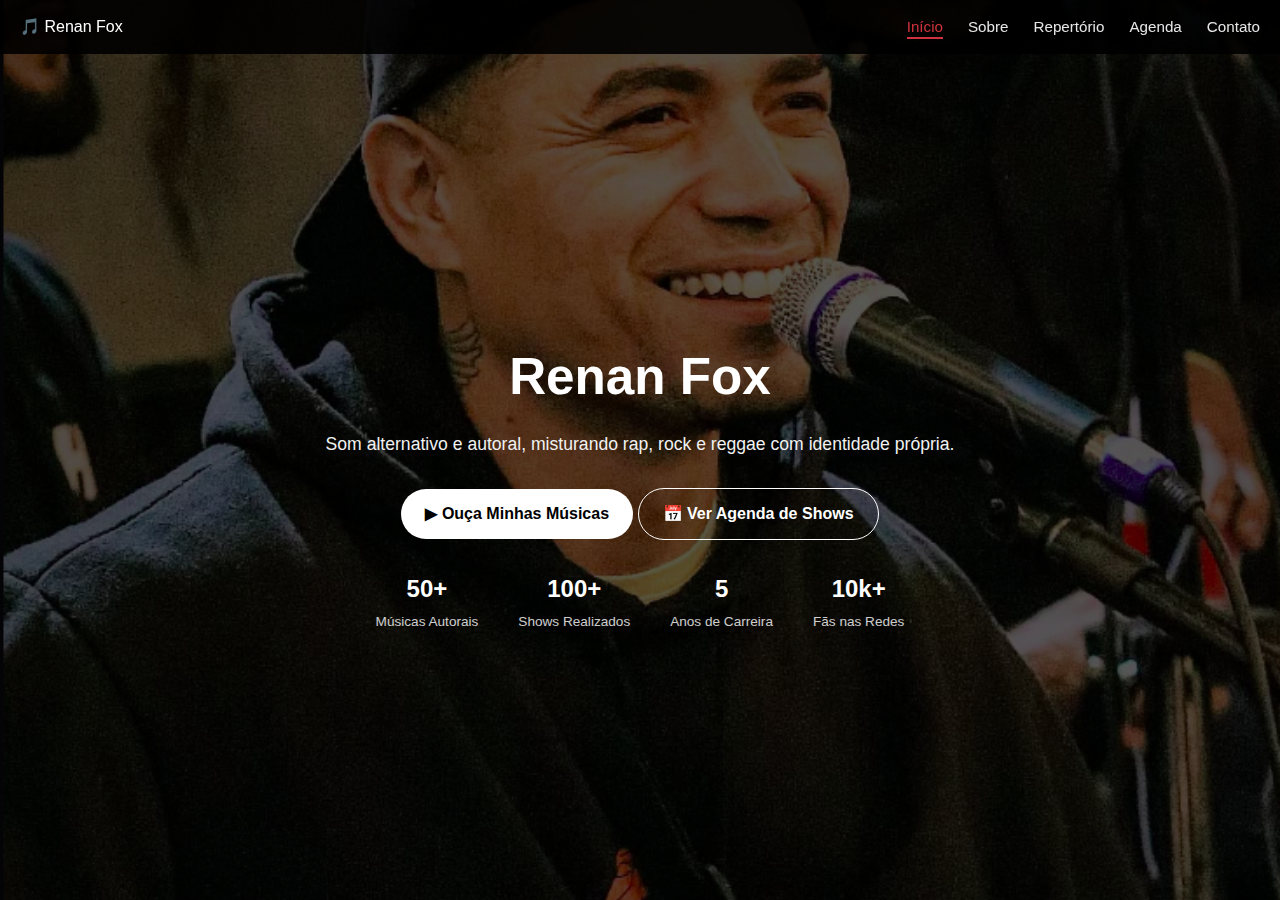
<file: index.html>
<!DOCTYPE html>
<html lang="pt-BR">

<head>
    <meta charset="UTF-8" />
    <meta name="viewport" content="width=device-width, initial-scale=1.0" />
    <title>Renan Fox - Artista</title>
    <link rel="icon" href="assets/img/favicon.svg" type="image/svg+xml">
    <link rel="stylesheet" href="assets/css/style.css">
</head>

<body>

    <nav class="navbar">
        <div class="logo">🎵 Renan Fox</div>
        <ul class="menu">
            <li><a href="index.html" class="active">Início</a></li>
            <li><a href="sobre.html">Sobre</a></li>
            <li><a href="repertorio.html">Repertório</a></li>
            <li><a href="agenda.html">Agenda</a></li>
            <li><a href="contato.html">Contato</a></li>
        </ul>
    </nav>

    <section class="hero" id="inicio">
        <div class="overlay"></div>

        <div class="hero-content">
            <h1>Renan Fox</h1>
            <p>
                Som alternativo e autoral, misturando rap, rock e reggae com identidade própria.
            </p>

            <div class="buttons">
                <a href="#repertorio" class="btn btn-primary">▶ Ouça Minhas Músicas</a>
                <a href="#agenda" class="btn btn-outline">📅 Ver Agenda de Shows</a>
            </div>

            <div class="stats">
                <div>
                    <strong>50+</strong>
                    <span>Músicas Autorais</span>
                </div>
                <div>
                    <strong>100+</strong>
                    <span>Shows Realizados</span>
                </div>
                <div>
                    <strong>5</strong>
                    <span>Anos de Carreira</span>
                </div>
                <div>
                    <strong>10k+</strong>
                    <span>Fãs nas Redes</span>
                </div>
            </div>
        </div>
    </section>

    <!-- JS externo -->
    <script src="assets/js/script.js"></script>
</body>

</html>
</file>
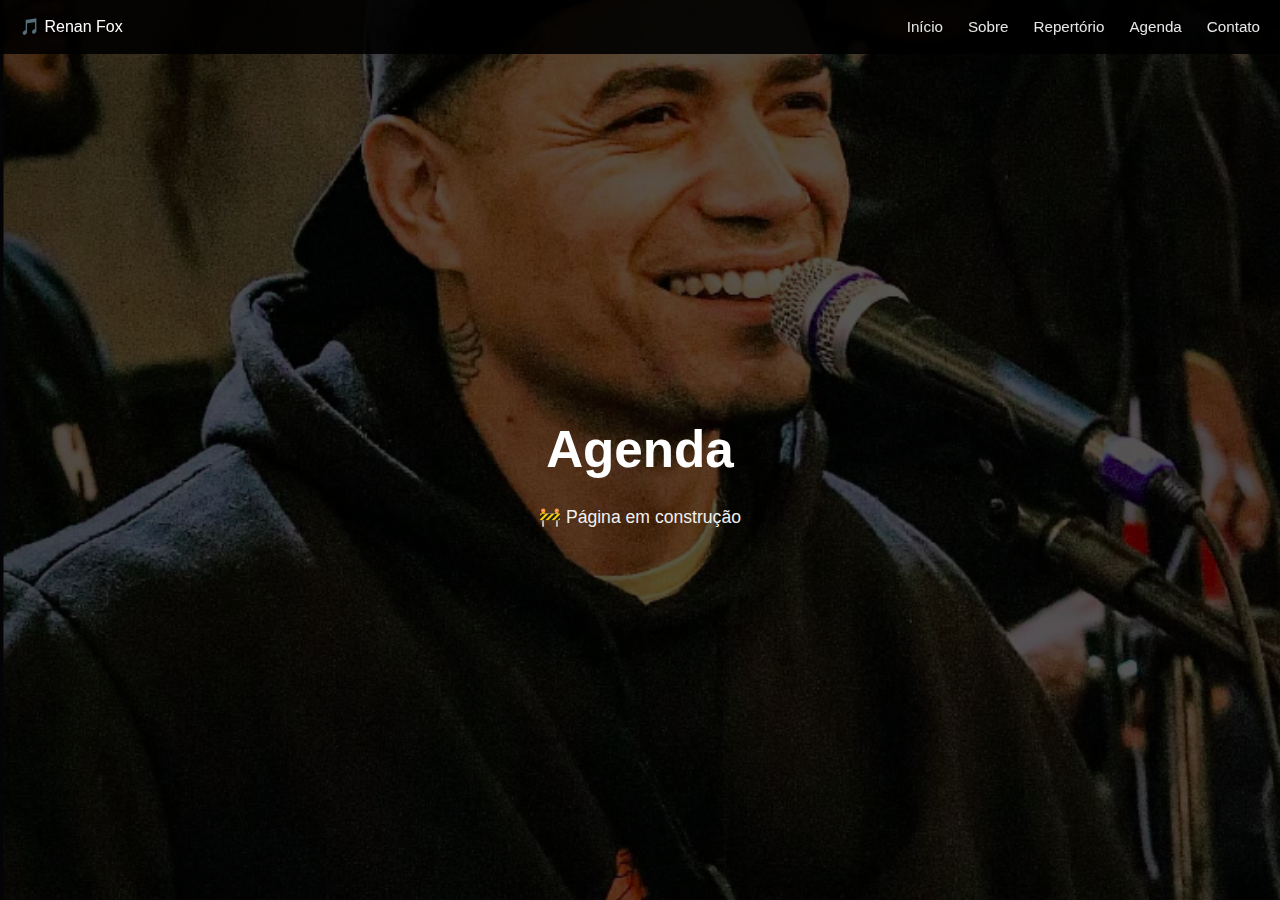
<file: agenda.html>
<!DOCTYPE html>
<html lang="pt-BR">

<head>
    <meta charset="UTF-8">
    <meta name="viewport" content="width=device-width, initial-scale=1.0">
    <title>Renan Fox | Agenda</title>
    <link rel="stylesheet" href="assets/css/style.css">
</head>

<body>

    <nav class="navbar">
        <div class="logo">🎵 Renan Fox</div>
        <ul class="menu">
            <li><a href="index.html">Início</a></li>
            <li><a href="sobre.html">Sobre</a></li>
            <li><a href="repertorio.html">Repertório</a></li>
            <li><a href="agenda.html">Agenda</a></li>
            <li><a href="contato.html">Contato</a></li>
        </ul>
    </nav>

    <section class="hero" id="agenda">
        <div class="overlay"></div>

        <div class="hero-content">
            <h1>Agenda</h1>
            <p>
                🚧 Página em construção
            </p>
        </div>
    </section>

</body>

</html>
</file>
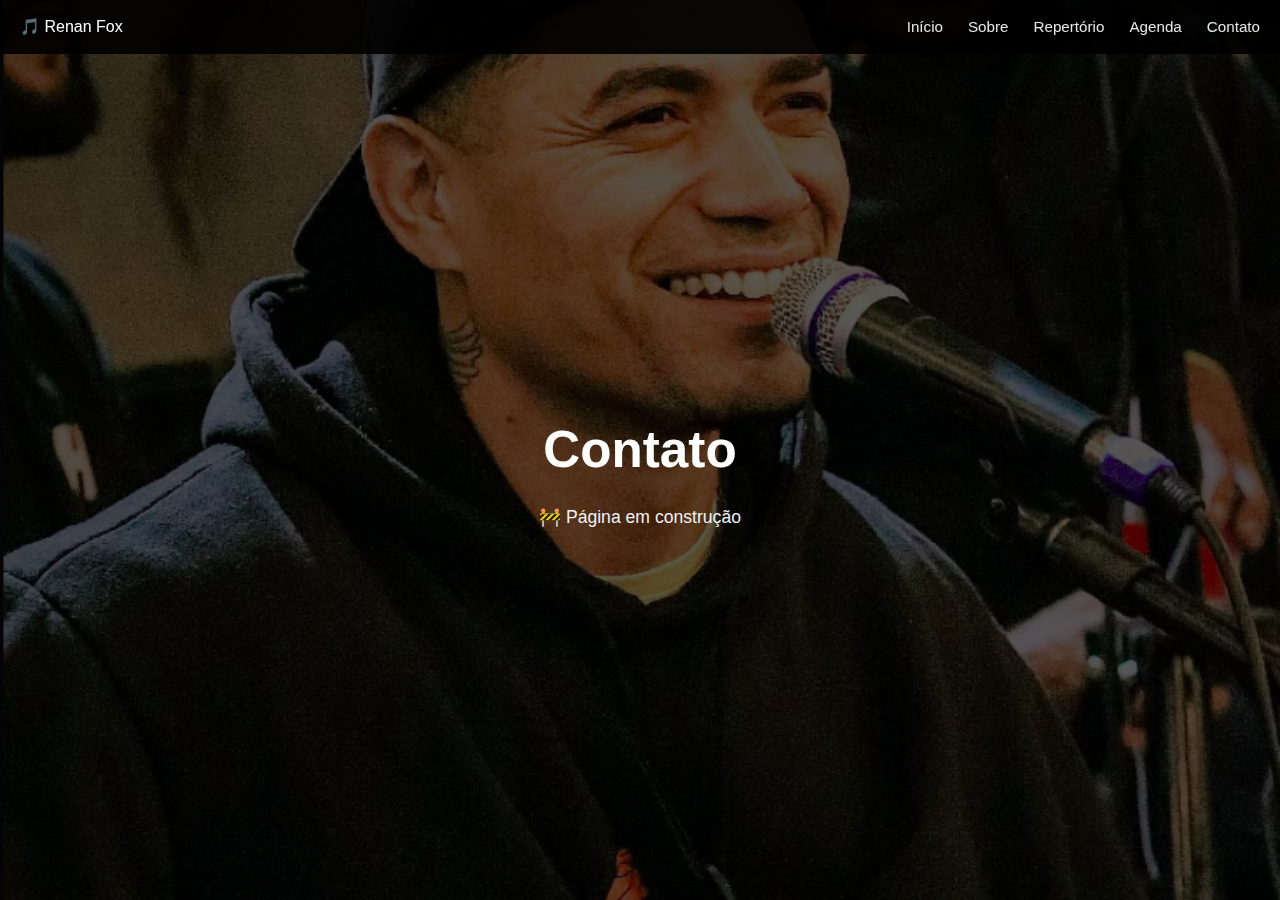
<file: contato.html>
<!DOCTYPE html>
<html lang="pt-BR">

<head>
    <meta charset="UTF-8">
    <meta name="viewport" content="width=device-width, initial-scale=1.0">
    <title>Renan Fox | Contato</title>
    <link rel="stylesheet" href="assets/css/style.css">
</head>

<body>

    <nav class="navbar">
        <div class="logo">🎵 Renan Fox</div>
        <ul class="menu">
            <li><a href="index.html">Início</a></li>
            <li><a href="sobre.html">Sobre</a></li>
            <li><a href="repertorio.html">Repertório</a></li>
            <li><a href="agenda.html">Agenda</a></li>
            <li><a href="contato.html">Contato</a></li>
        </ul>
    </nav>

    <section class="hero" id="contato">
        <div class="overlay"></div>

        <div class="hero-content">
            <h1>Contato</h1>
            <p>
                🚧 Página em construção
            </p>
        </div>
    </section>

</body>

</html>
</file>
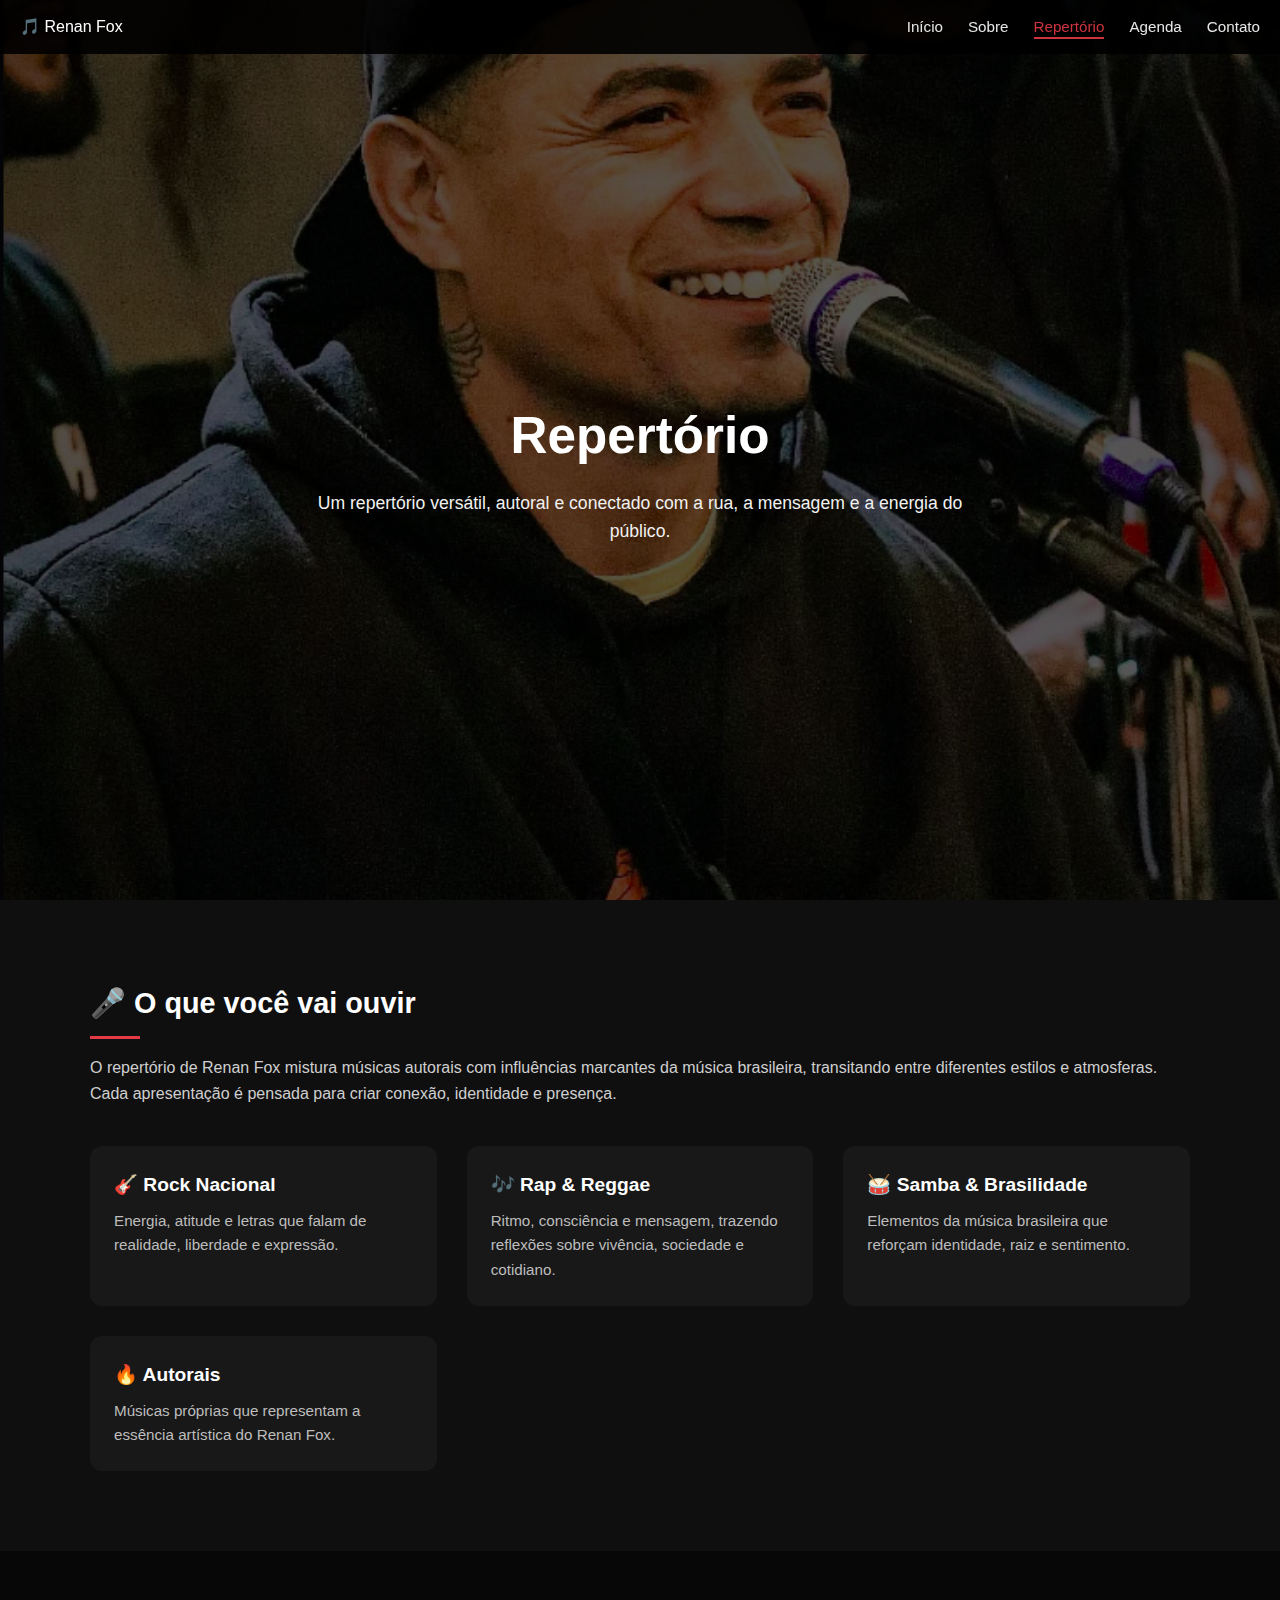
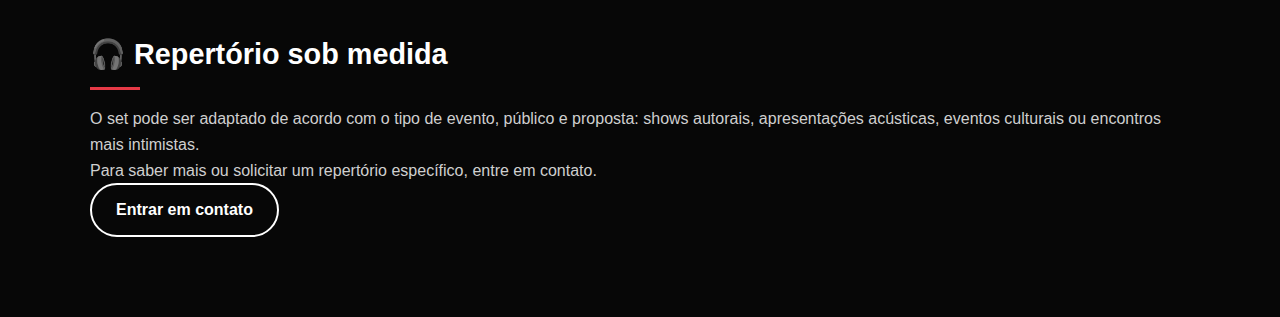
<file: repertorio.html>
<!DOCTYPE html>
<html lang="pt-BR">

<head>
    <meta charset="UTF-8">
    <meta name="viewport" content="width=device-width, initial-scale=1.0">
    <title>Renan Fox | Repertório</title>
    <link rel="icon" href="assets/img/favicon.svg" type="image/svg+xml">
    <link rel="stylesheet" href="assets/css/style.css">
</head>

<body>

    <nav class="navbar">
        <div class="logo">🎵 Renan Fox</div>
        <ul class="menu">
            <li><a href="index.html">Início</a></li>
            <li><a href="sobre.html">Sobre</a></li>
            <li><a href="repertorio.html" class="active">Repertório</a></li>
            <li><a href="agenda.html">Agenda</a></li>
            <li><a href="contato.html">Contato</a></li>
        </ul>
    </nav>

    <section class="hero" id="repertorio">
        <div class="overlay"></div>

        <div class="hero-content">
            <h1>Repertório</h1>
            <p>
                Um repertório versátil, autoral e conectado com a rua, a mensagem e a energia do público.
            </p>
        </div>
    </section>

    <section class="content-section">
        <div class="container">
            <h2>🎤 O que você vai ouvir</h2>
            <p>
                O repertório de Renan Fox mistura músicas autorais com influências marcantes da música brasileira,
                transitando entre diferentes estilos e atmosferas. Cada apresentação é pensada para criar conexão,
                identidade e presença.
            </p>
            <!-- <ul class="repertoire-list">
                <li><strong>Rap Consciente:</strong> Letras que falam sobre a realidade, desafios e superação.</li>
                <li><strong>Rock Alternativo:</strong> Músicas com energia, atitude e riffs marcantes.</li>
                <li><strong>Reggae e MPB:</strong> Canções que trazem uma vibe mais leve, reflexiva e dançante.</li>
                <li><strong>Interação com o Público:</strong> Momentos de improviso, participação e troca direta.</li>
            </ul> -->

            <div class="repertorio-grid">
                <div class="repertorio-item">
                    <h3>🎸 Rock Nacional</h3>
                    <p>
                        Energia, atitude e letras que falam de realidade, liberdade e expressão.
                    </p>
                </div>

                <div class="repertorio-item">
                    <h3>🎶 Rap & Reggae</h3>
                    <p>
                        Ritmo, consciência e mensagem, trazendo reflexões sobre vivência, sociedade e cotidiano.
                    </p>
                </div>

                <div class="repertorio-item">
                    <h3>🥁 Samba & Brasilidade</h3>
                    <p>
                        Elementos da música brasileira que reforçam identidade, raiz e sentimento.
                    </p>
                </div>

                <div class="repertorio-item">
                    <h3>🔥 Autorais</h3>
                    <p>
                        Músicas próprias que representam a essência artística do Renan Fox.
                    </p>
                </div>
            </div>
    </section>

    <section class="content-section dark">
        <div class="container">
            <h2>🎧 Repertório sob medida</h2>
            <p>
                O set pode ser adaptado de acordo com o tipo de evento, público e proposta:
                shows autorais, apresentações acústicas, eventos culturais ou encontros mais intimistas.
            </p>

            <p>
                Para saber mais ou solicitar um repertório específico, entre em contato.
            </p>

            <a href="contato.html" class="btn btn-repertorio">Entrar em contato</a>
        </div>
    </section>



</body>

</html>
</file>
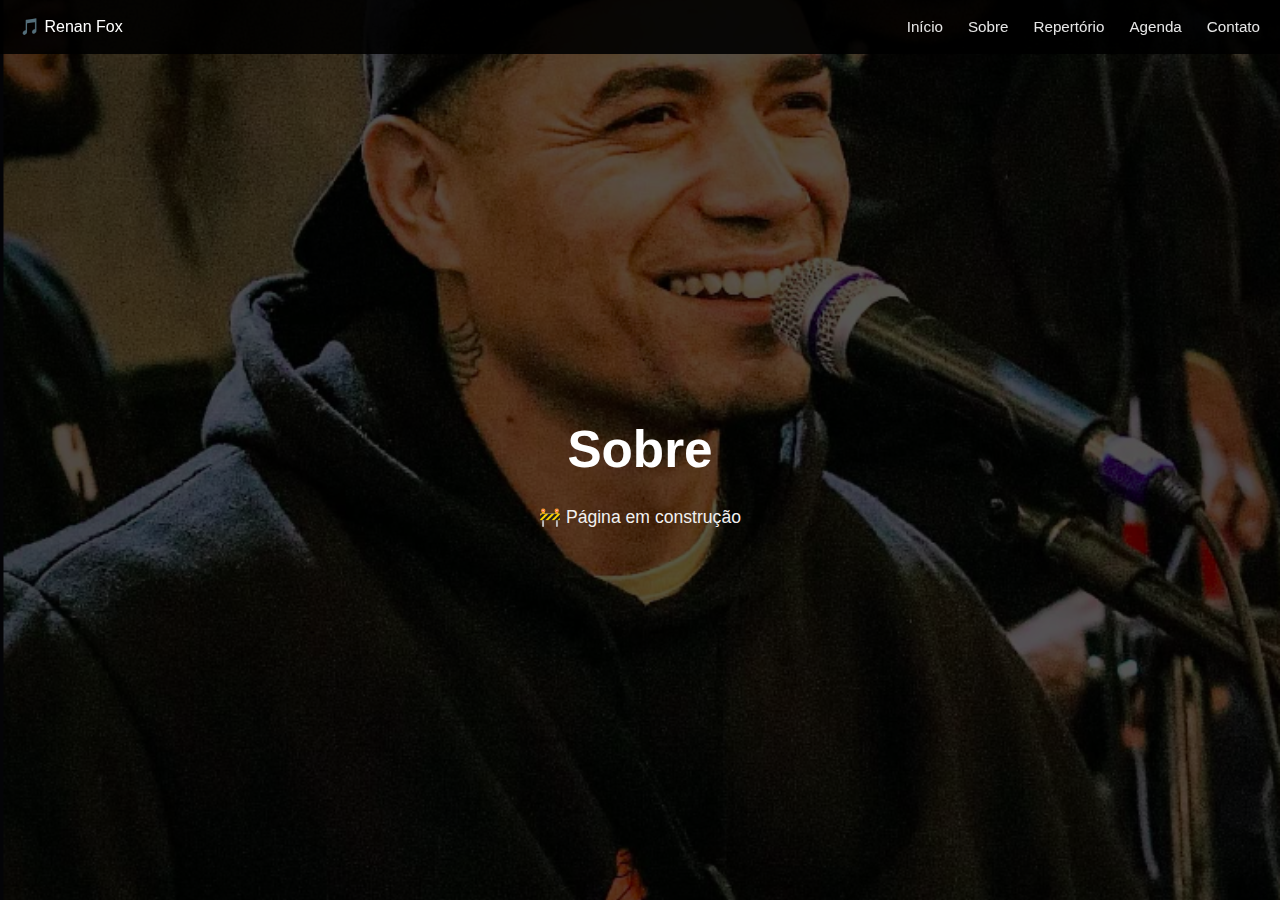
<file: sobre.html>
<!DOCTYPE html>
<html lang="pt-BR">

<head>
    <meta charset="UTF-8">
    <meta name="viewport" content="width=device-width, initial-scale=1.0">
    <title>Renan Fox | Sobre</title>
    <link rel="stylesheet" href="assets/css/style.css">
</head>

<body>

    <nav class="navbar">
        <div class="logo">🎵 Renan Fox</div>
        <ul class="menu">
            <li><a href="index.html">Início</a></li>
            <li><a href="sobre.html">Sobre</a></li>
            <li><a href="repertorio.html">Repertório</a></li>
            <li><a href="agenda.html">Agenda</a></li>
            <li><a href="contato.html">Contato</a></li>
        </ul>
    </nav>

    <section class="hero" id="sobre">
        <div class="overlay"></div>

        <div class="hero-content">
            <h1>Sobre</h1>
            <p>🚧 Página em construção</p>
        </div>
    </section>

</body>

</html>
</file>
<file: assets/css/style.css>
/* =========================
   RESET & BASE (MOBILE FIRST)
========================= */
* {
    margin: 0;
    padding: 0;
    box-sizing: border-box;
}

:root {
    --bg-dark: #0f0f0f;
    --bg-darker: #070707;
    --text-main: #ffffff;
    --text-muted: #cfcfcf;
    --accent: #e63946;
}

body {
    font-family: Arial, Helvetica, sans-serif;
    background: var(--bg-dark);
    color: var(--text-main);
    line-height: 1.6;
}

/* =========================
   NAVBAR
========================= */
.navbar {
    position: fixed;
    top: 0;
    width: 100%;
    padding: 14px 20px;
    background: rgba(0, 0, 0, 0.9);
    display: flex;
    justify-content: space-between;
    align-items: center;
    z-index: 1000;
}

.menu {
    list-style: none;
    display: flex;
    gap: 16px;
}

.menu a {
    position: relative;
    padding-bottom: 4px;
    color: #fff;
    text-decoration: none;
    font-size: 0.95rem;
    opacity: 0.9;
}

.menu a::after {
    content: "";
    position: absolute;
    left: 0;
    bottom: 0;
    width: 0;
    height: 2px;
    background: var(--accent);
    transition: width 0.3s ease;
}

.menu a:hover::after {
    width: 100%;
}

.menu a.active {
    color: var(--accent);
}

.menu a.active::after {
    width: 100%;
}


/* =========================
   HERO
========================= */
.hero {
    min-height: 100vh;
    padding-top: 70px;
    /* evita corte pela navbar */
    background-image: url("../img/hero.png");
    background-size: cover;
    background-position: center 20%;
    position: relative;
    display: flex;
    align-items: center;
    justify-content: center;
}

.overlay {
    position: absolute;
    inset: 0;
    background: rgba(0, 0, 0, 0.65);
}

.hero-content {
    position: relative;
    z-index: 2;
    text-align: center;
    padding: 20px;
    max-width: 90%;
}

.hero-content h1 {
    font-size: 2rem;
    margin-bottom: 12px;
}

.hero-content p {
    font-size: 1rem;
    color: #f1f1f1;
    margin-bottom: 25px;
}

/* =========================
   BUTTONS (UNIFICADO)
========================= */
.btn {
    display: inline-block;
    padding: 12px 24px;
    border-radius: 30px;
    font-weight: bold;
    text-decoration: none;
    transition: background 0.3s ease, transform 0.3s ease;
}

.btn-primary {
    background: #ffffff;
    color: #000;
}

.btn-outline {
    border: 1px solid #fff;
    color: #fff;
    background: transparent;
}

.btn-accent {
    background: var(--accent);
    color: #fff;
}

.btn:hover {
    transform: translateY(-2px);
}

.btn-repertorio {
    background: transparent;
    color: #fff;
    border: 2px solid #fff;
}

.btn-repertorio:hover {
    background: #fff;
    color: #000;
}

/* =========================
   STATS
========================= */
.stats {
    display: flex;
    flex-direction: column;
    gap: 20px;
    margin-top: 30px;
}

.stats div {
    text-align: center;
}

.stats strong {
    font-size: 1.5rem;
    display: block;
}

.stats span {
    font-size: 0.85rem;
    opacity: 0.8;
}

/* =========================
   CONTENT SECTIONS
========================= */
.content-section {
    padding: 60px 20px;
    background: var(--bg-dark);
}

.content-section.dark {
    background: var(--bg-darker);
}

.container {
    max-width: 1100px;
    margin: 0 auto;
}

.content-section h2 {
    font-size: 1.8rem;
    margin-bottom: 16px;
}

.content-section h2::after {
    content: "";
    width: 50px;
    height: 3px;
    background: var(--accent);
    display: block;
    margin-top: 10px;
}

.content-section p {
    font-size: 1rem;
    color: var(--text-muted);
    max-width: 100%;
}

/* =========================
   REPERTÓRIO GRID
========================= */
.repertorio-grid {
    margin-top: 40px;
    display: grid;
    grid-template-columns: 1fr;
    gap: 20px;
}

.repertorio-item {
    background: rgba(255, 255, 255, 0.04);
    border-radius: 12px;
    padding: 24px;
}

.repertorio-item h3 {
    font-size: 1.2rem;
    margin-bottom: 8px;
}

.repertorio-item p {
    font-size: 0.95rem;
    color: #bdbdbd;
}

/* =========================
   AGENDA GRID
========================= */
.agenda-list {
    display: flex;
    flex-direction: column;
    gap: 20px;
    margin-top: 40px;
}

.agenda-item {
    background: rgba(255, 255, 255, 0.05);
    padding: 24px;
    border-radius: 12px;
}

.agenda-item h3 {
    font-size: 1.2rem;
    margin-bottom: 6px;
}

.agenda-item span {
    font-size: 0.9rem;
    opacity: 0.8;
}

.btn-agenda {
    background: #2ecc71;
    color: #000;
}

.btn-agenda:hover {
    background: #27ae60;
}

/* =========================
   AGENDA GRID
========================= */
.contact-buttons {
    display: flex;
    flex-direction: column;
    align-items: center;
    gap: 16px;
    margin: 32px auto 0;
    width: 100%;
    max-width: 320px;
}

.contact-btn {
    width: 100%;
    height: 52px;
    display: flex;
    align-items: center;
    justify-content: center;
    gap: 8px;
    padding: 14px;
    border-radius: 40px;
    font-weight: bold;
    text-decoration: none;
    font-size: 0.95rem;
    color: #fff;
}

.contact-instagram {
    background: #e1306c;
}

.contact-whatsapp {
    background: #25d366;
    color: #000;
}

.contact-email {
    background: #444;
}

/* =========================
   BREAKPOINTS
========================= */

/* Tablet */
@media (min-width: 768px) {
    .hero-content h1 {
        font-size: 2.6rem;
    }

    .hero-content p {
        font-size: 1.1rem;
        max-width: 700px;
        margin: 0 auto 30px;
    }

    .stats {
        flex-direction: row;
        justify-content: center;
        gap: 40px;
    }

    .repertorio-grid {
        grid-template-columns: repeat(2, 1fr);
    }

    .content-section {
        padding: 80px 40px;
    }
}

/* Desktop */
@media (min-width: 1024px) {
    .hero-content h1 {
        font-size: 3.2rem;
    }

    .menu {
        gap: 25px;
    }

    .repertorio-grid {
        grid-template-columns: repeat(auto-fit, minmax(260px, 1fr));
        gap: 30px;
    }
}
</file>
